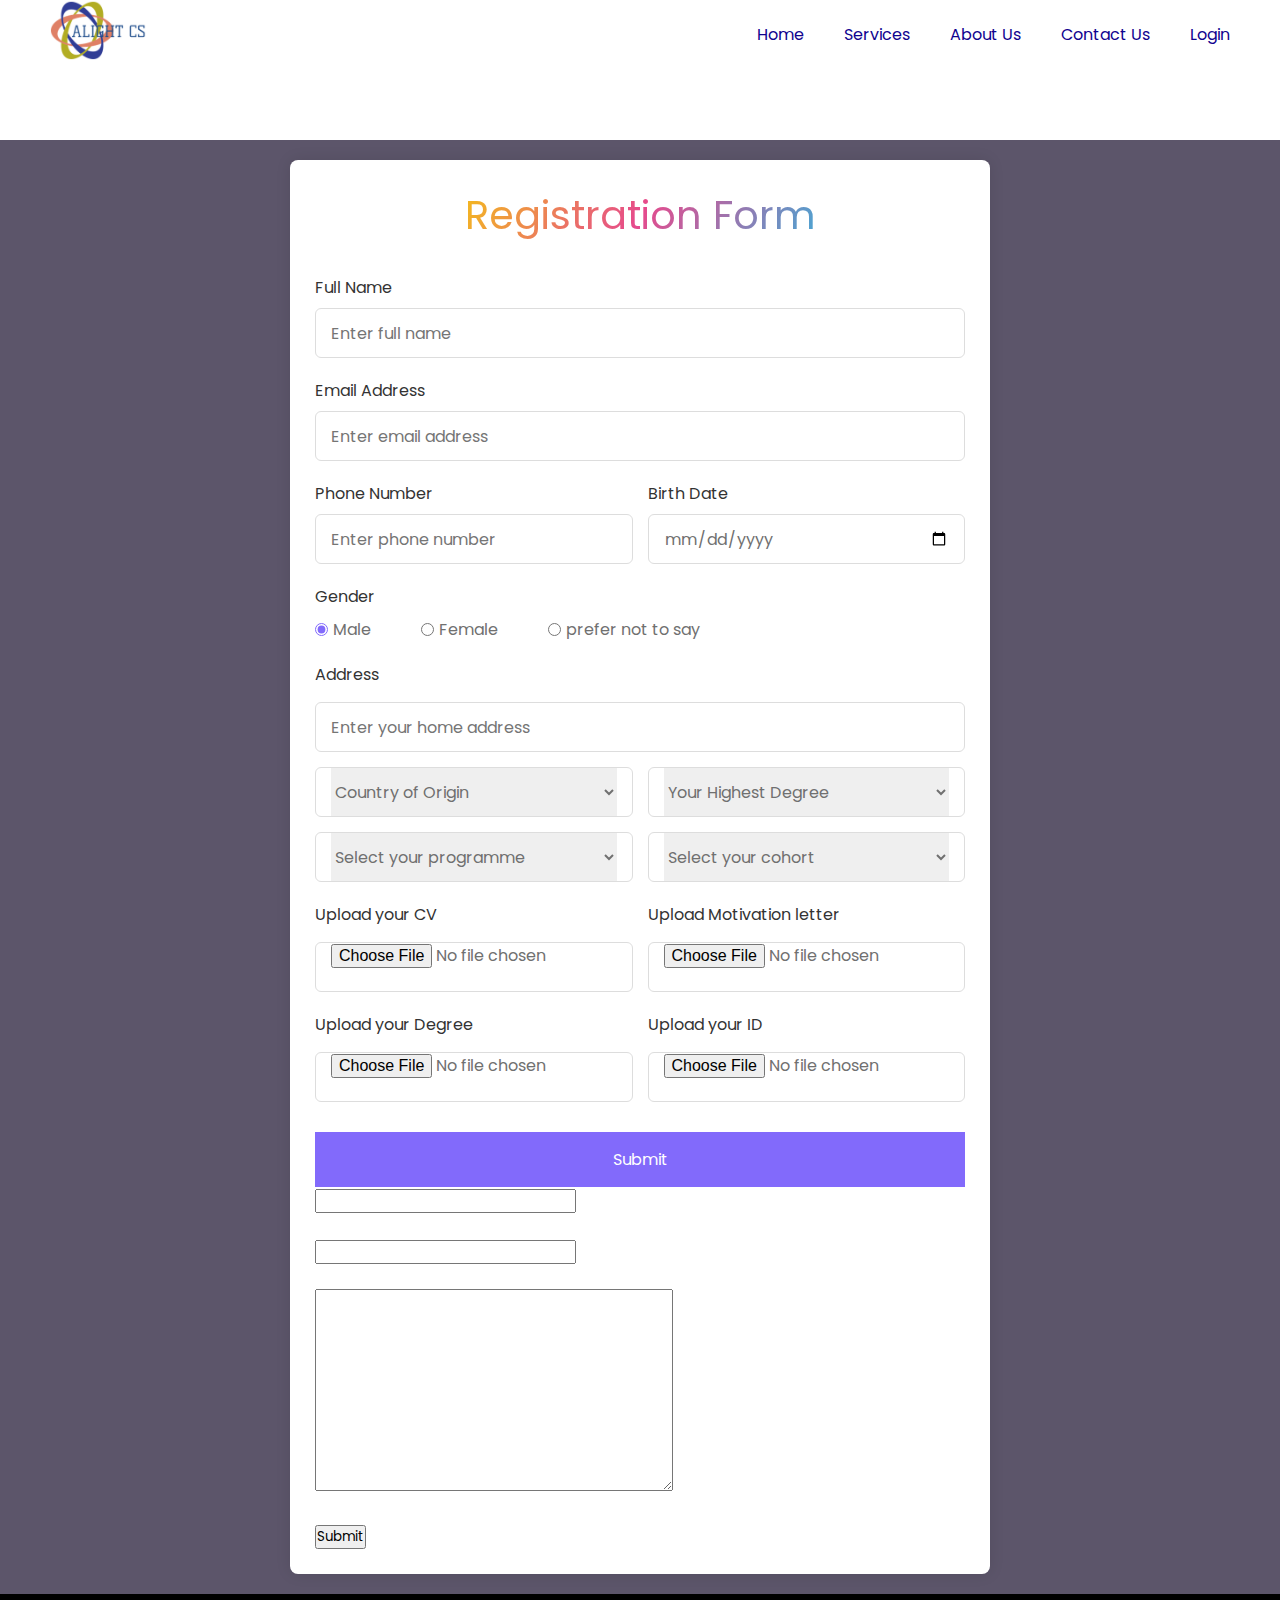
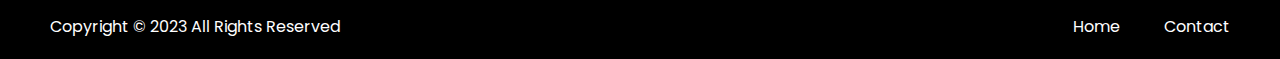
<file: public/pages/register.html>
<!DOCTYPE html>
<html lang="en">

<head>
    <meta charset="UTF-8">
    <meta name="viewport" content="width=device-width, initial-scale=1.0">
    <link rel="stylesheet" href="https://cdnjs.cloudflare.com/ajax/libs/font-awesome/6.4.0/css/all.min.css"
        integrity="sha512-iecdLmaskl7CVkqkXNQ/ZH/XLlvWZOJyj7Yy7tcenmpD1ypASozpmT/E0iPtmFIB46ZmdtAc9eNBvH0H/ZpiBw=="
        crossorigin="anonymous" referrerpolicy="no-referrer" />
    <link rel="stylesheet" href="../css/register.css">
    <title>Application Form</title>
</head>

<body>
    <header>
        <nav class="navbar">
            <h2 class="logo"><img src="../images/logo.png" alt=""></h2>
            <input type="checkbox" id="menu-toggler">
            <label for="menu-toggler" id="hamburger-btn">
                <svg xmlns="http://www.w3.org/2000/svg" viewBox="0 0 24 24" fill="white" width="24px" height="24px">
                    <path d="M0 0h24v24H0z" fill="none" />
                    <path d="M3 18h18v-2H3v2zm0-5h18V11H3v2zm0-7v2h18V6H3z" />
                </svg>
            </label>
            <ul class="all-links">
                <li><a href="../index.html">Home</a></li>
                <li><a href="#services">Services</a></li>
                <li><a href="#">About Us</a></li>
                <li><a href="#contact">Contact Us</a></li>
                <li><a href="../resources/login.html">Login</a></li>
            </ul>
        </nav>
    </header>

    <div class="main-container">
        <section class="container">
            <div class="head-title">Registration Form</div>
            <form class="form"> <!--  name="submit-to-google-sheet" -->
                <div class="input-box">
                    <label>Full Name</label>
                    <input type="text" name="Fullname" placeholder="Enter full name" required />
                </div>

                <div class="input-box">
                    <label>Email Address</label>
                    <input type="text" name="Email" placeholder="Enter email address" required />
                </div>

                <div class="column">
                    <div class="input-box">
                        <label>Phone Number</label>
                        <input type="number" name="PhoneNumber" placeholder="Enter phone number" required />
                    </div>
                    <div class="input-box">
                        <label>Birth Date</label>
                        <input type="date" name="BirthDate" placeholder="Enter birth date" required />
                    </div>
                </div>
                <div class="gender-box">
                    <h3>Gender</h3>
                    <div class="gender-option">
                        <div class="gender">
                            <input type="radio" id="check-male" name="Gender" value="male" checked />
                            <label for="check-male">Male</label>
                        </div>
                        <div class="gender">
                            <input type="radio" id="check-female" name="Gender" value="female" />
                            <label for="check-female">Female</label>
                        </div>
                        <div class="gender">
                            <input type="radio" id="check-other" name="Gender" value="not to say" />
                            <label for="check-other">prefer not to say</label>
                        </div>
                    </div>
                </div>
                <div class="input-box address">
                    <label>Address</label>
                    <input type="text" name="Address" placeholder="Enter your home address" required />
                    <div class="column">
                        <div class="select-box">
                            <select name="Origin Country">
                                <option hidden>Country of Origin</option>
                                <option value="Burundi">Burundi</option>
                                <option value="DRC">DR Congo</option>
                                <option value="Erithrea">Erithrea</option>
                                <option value="Sudan">Sudan</option>
                            </select>
                        </div>
                        <div class="select-box">
                            <select name="Highest Degree">
                                <option hidden>Your Highest Degree</option>
                                <option value="Bachelors">Bachelor's Degree </option>
                                <option value="Diploma">Diploma</option>
                                <option value="A2 Certificate">Certificate A2</option>
                                <option value="Tronc Commun">Tronc Commun</option>
                            </select>
                        </div>
                    </div>
                    <div class="column">
                        <div class="select-box">
                            <select name="Program">
                                <option hidden>Select your programme</option>
                                <option value="Front-End">Frontend Developer</option>
                                <option value="Back-End">Backend Developer</option>
                                <option value="FullStack">Fullstack Developer</option>
                            </select>
                        </div>
                        <div class="select-box">
                            <select name="Cohort">
                                <option hidden> Select your cohort</option>
                                <option value="November 2023">November 2023</option>
                                <option value="April 2023">April 2023</option>
                            </select>
                        </div>
                    </div>
                    <div class="column">
                        <div class="input-box">
                            <label>Upload your CV</label>
                            <input type="file" placeholder="Upload your CV" required />
                        </div>
                        <div class="input-box">
                            <label>Upload Motivation letter</label>
                            <input type="file" placeholder="Motivation letter" required />
                        </div>
                    </div>
                    <div class="column">
                        <div class="input-box">
                            <label>Upload your Degree</label>
                            <input type="file" placeholder="Upload your Degree" required />
                        </div>
                        <div class="input-box">
                            <label>Upload your ID</label>
                            <input type="file" placeholder="Upload your ID" required />
                        </div>
                    </div>
                </div>
                <button type="submit" id="submit">Submit</button>
            </form>

            <h1 id="msg"></h1>
            <form id="form">
                <input type="text" name="Fullname" id=""><br><br>
                <input type="text" name="Email" id=""><br><br>
                <textarea name="Message" id="" cols="30" rows="10"></textarea><br><br>
                <input type="submit" id="submit">
            </form>

        </section>
    </div>
    <footer>
        <div>
            <span>Copyright © 2023 All Rights Reserved</span>
            <span class="link">
                <a href="#">Home</a>
                <a href="#contact">Contact</a>
            </span>
        </div>
    </footer>

    <!-- <script>
        const scriptURL = 'https://script.google.com/macros/s/AKfycbzO1HdlOKY-7S950aB_25s83khhoOVqDdTtlWXJB0xyG8FocM1XibFgKZIAiPqCU0Y/exec'
        const form = document.forms['submit-to-google-sheet']

        form.addEventListener('submit', e => {
            e.preventDefault()
            fetch(scriptURL, { method: 'POST', body: new FormData(form) })
                .then(response => console.log('Success!', response))
                .catch(error => console.error('Error!', error.message))
        })
    </script> -->
    <script src="../script/index.js"></script>
</body>

</html>
</file>
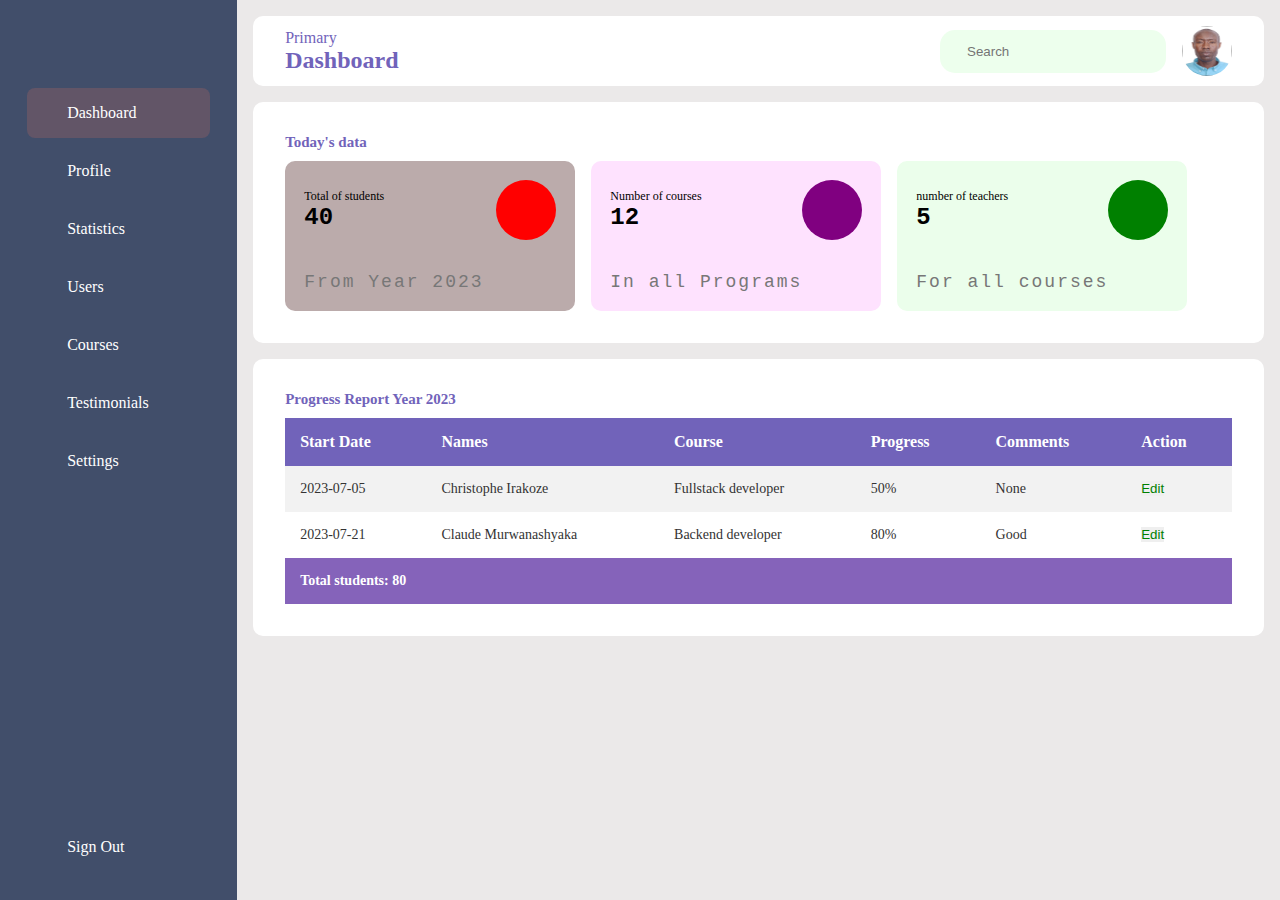
<file: public/resources/dashboard.html>
<!DOCTYPE html>
<html lang="en">

<head>
    <meta charset="UTF-8">
    <meta name="viewport" content="width=device-width, initial-scale=1.0">
    <link rel="stylesheet" href="https://cdnjs.cloudflare.com/ajax/libs/font-awesome/6.4.0/css/all.min.css"
        integrity="sha512-iecdLmaskl7CVkqkXNQ/ZH/XLlvWZOJyj7Yy7tcenmpD1ypASozpmT/E0iPtmFIB46ZmdtAc9eNBvH0H/ZpiBw=="
        crossorigin="anonymous" referrerpolicy="no-referrer" />
        <link rel="stylesheet" href="../css/dashboard.css">
    <title>Admin Dashboard</title>
</head>

<body>
    <div class="sidebar">
        <div class="logo"></div>
        <ul class="menu">
            <li class="active"><a href="#" ><i class="fa-solid fa-gauge-simple-high"></i><span>Dashboard</span> </a></li>
            <li><a href="#"><i class="fa-solid fa-pen-to-square"></i><span>Profile</span> </a></li>
            <li><a href="#"><i class="fas fa-chart-bar"></i><span>Statistics</span> </a></li>
            <li><a href="#"><i class="fa-solid fa-user"></i><span>Users</span> </a></li>
            <li><a href="#"><i class="fa-solid fa-chalkboard"></i><span>Courses</span> </a></li>
            <li><a href="#"><i class="fas fa-star"></i><span>Testimonials</span> </a></li>
            <li><a href="#"><i class="fas fa-cog"></i><span>Settings</span> </a></li>
            <li class="logout"><a href="#" onclick="logout()"><i class="fas fa-sign-out-alt"></i><span>Sign Out</span> </a></li>
        </ul>
    </div>
    
    <div class="main-content">
        <div class="header-wrapper">
            <div class="header-title">
                <span>Primary</span>
                <h2>Dashboard</h2>
            </div>
            <div class="user-info">
                <div class="search-box">
                    <i class="fa-solid fa-search"></i>
                    <input type="text" name="" id="" placeholder="Search">
                </div>
                <img src="../images/Desire_Picture.jpg" alt="Profile">
            </div>
        </div>
        <div class="card-container">
            <h3 class="main-title"> Today's data</h3>
            <div class="card-wrapper">
                <div class="all-students-card">
                    <div class="card-header">
                        <div class="amount">
                            <span class="title">Total of students</span>
                            <span class="number-student">40</span>
                        </div>
                        <i class="fa-solid fa-people-group icon"></i>
                    </div>
                    <span class="card-detail"> From Year 2023</span>
                </div>

                <div class="all-students-card light-purple">
                    <div class="card-header">
                        <div class="amount">
                            <span class="title">Number of courses</span>
                            <span class="number-student">12</span>
                        </div>
                        <i class="fa-solid fa-book-open icon dark-purple"></i>
                    </div>
                    <span class="card-detail"> In all Programs</span>
                </div>

                <div class="all-students-card light-green">
                    <div class="card-header">
                        <div class="amount">
                            <span class="title">number of teachers</span>
                            <span class="number-student">5</span>
                        </div>
                        <i class="fa-solid fa-chalkboard-user icon dark-green"></i>
                    </div>
                    <span class="card-detail"> For all courses</span>
                </div>
            </div>
        </div>
        <div class="tabular-wrapper">
            <h3 class="main-title">Progress Report Year 2023</h3>
            <div class="table-container">
                <table>
                    <thead>
                        <tr>
                            <th>Start Date</th>
                            <th>Names</th>
                            <th>Course</th>
                            <th>Progress</th>
                            <th>Comments</th>
                            <th>Action</th>
                        </tr>
                    </thead>
                    <tbody>
                        <tr>
                            <td>2023-07-05</td>
                            <td>Christophe Irakoze</td>
                            <td>Fullstack developer</td>
                            <td>50%</td>
                            <td>None</td>
                            <td><button>Edit</button></td>
                        </tr>
                        <tr>
                            <td>2023-07-21</td>
                            <td>Claude Murwanashyaka</td>
                            <td>Backend developer</td>
                            <td>80%</td>
                            <td>Good</td>
                            <td><button>Edit</button></td>
                        </tr>
                    </tbody>
                    <tfoot>
                        <tr>
                            <td colspan="6">Total students: 80</td>
                        </tr>
                    </tfoot>
                </table>
            </div>
        </div>
    </div>
    <script src="../script/index.js"></script>
    
</body>

</html>
</file>
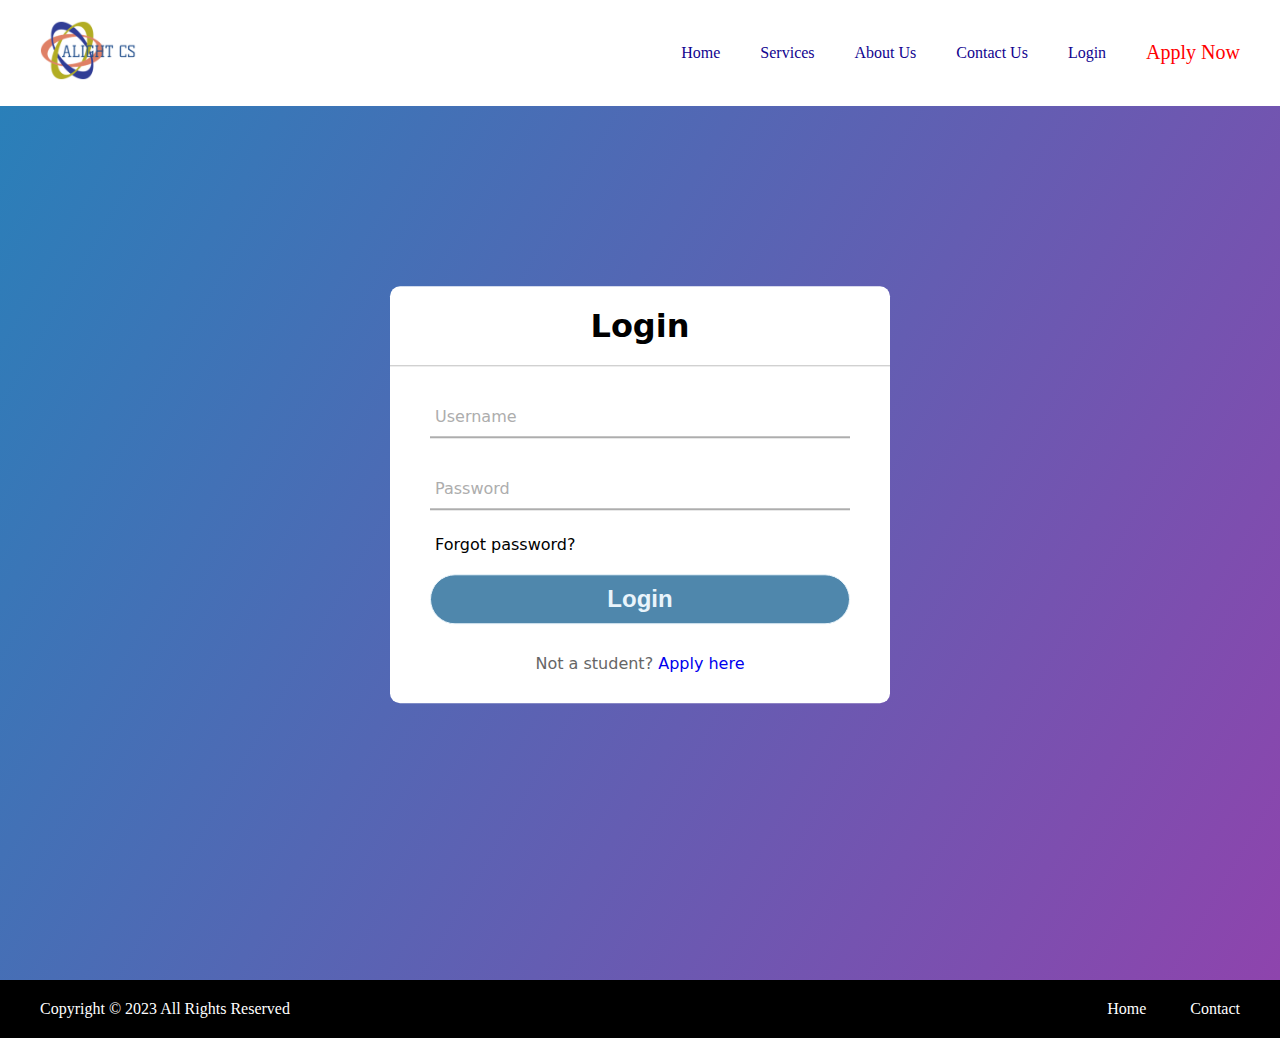
<file: public/resources/login.html>
<!DOCTYPE html>
<html lang="en">
<head>
    <meta charset="UTF-8">
    <meta name="viewport" content="width=device-width, initial-scale=1.0">
    <script src="../script/index.js"></script>
    <link rel="stylesheet" href="../css/login.css">
    <title>Login|Page</title>
</head>
<body>

    <header>
        <nav class="navbar">
            <h2 class="logo"><img src="../images/logo.png" alt=""></h2>
            <input type="checkbox" id="menu-toggler">
            <label for="menu-toggler" id="hamburger-btn">
                <svg xmlns="http://www.w3.org/2000/svg" viewBox="0 0 24 24" fill="white" width="24px" height="24px">
                    <path d="M0 0h24v24H0z" fill="none" />
                    <path d="M3 18h18v-2H3v2zm0-5h18V11H3v2zm0-7v2h18V6H3z" />
                </svg>
            </label>
            <ul class="all-links">
                <li><a href="../index.html">Home</a></li>
                <li><a href="#">Services</a></li>
                <li><a href="#">About Us</a></li>
                <li><a href="#">Contact Us</a></li>
                <li><a href="#">Login</a></li>
                <li><a href="../pages/register.html" style="color: red; font-size: 20px;">Apply Now</a></li>
            </ul>
        </nav>
    </header>

    <div class="main">
        <div class="center">
            <h1>Login</h1>
            <div class="form" action="./dashboard.html" method="post">
                <div class="txt-field">
                    <input type="text" name="" id="user" required>
                    <span></span>
                    <label for="">Username</label>
                </div>
                <div class="txt-field">
                    <input type="password" name="" id="pass" required>
                    <span></span>
                    <label for="">Password</label>
                </div>
                <div class="pass">Forgot password?</div>
                <input type="submit" value="Login" onclick="login()">
                <div class="signup-link">
                    Not a student? <a href="../pages/register.html">Apply here</a>
                </div>
            </div>
        </div>
    </div>
    
    <footer>
        <div>
            <span>Copyright © 2023 All Rights Reserved</span>
            <span class="link">
                <a href="#">Home</a>
                <a href="#contact">Contact</a>
            </span>
        </div>
    </footer>
</body>
</html>
</file>
<file: public/css/register.css>
/* Imports */
@import url("https://fonts.googleapis.com/css2?family=Poppins:wght@200;300;400;500;600;700&display=swap");
/*  */

* {
  margin: 0;
  padding: 0;
  box-sizing: border-box;
  font-family: "Poppins", sans-serif;
}

.head-title {
  text-align: center;
  font-size: 40px;
  background: linear-gradient(120deg,
      #f4c117 20.69%,
      #e64a8d 50.19%,
      #3eacd8 79.69%);
  background-clip: text;
  -webkit-text-fill-color: transparent;
}

img {
  height: 60px;
}

header {
  position: fixed;
  top: 0;
  left: 0;
  z-index: 5;
  width: 100%;
  display: flex;
  justify-content: center;
  background: #fff;
  /*#333;*/
}

.navbar {
  display: flex;
  padding: 0 10px;
  max-width: 1200px;
  width: 100%;
  align-items: center;
  justify-content: space-between;
}

.navbar input#menu-toggler {
  display: none;
}

.navbar #hamburger-btn {
  cursor: pointer;
  display: none;
}

.navbar .all-links {
  display: flex;
  align-items: center;
}

.navbar .all-links li {
  position: relative;
  list-style: none;
}

.navbar .logo a {
  display: flex;
  align-items: center;
  margin-left: 0;
}

header a,
footer a {
  margin-left: 40px;
  text-decoration: none;
  color: rgb(17, 3, 143);
  height: 100%;
  padding: 20px 0;
  display: inline-block;
}

header a:hover,
footer a:hover {
  color: #5c556a;
  scale: 1.5;
}

.main-container {
  margin-top: 140px;
  min-height: 100vh;
  display: flex;
  align-items: center;
  justify-content: center;
  padding: 20px;
  background-color: #5c556a;
}

.container {
  position: relative;
  max-width: 700px;
  width: 100%;
  background: #fff;
  padding: 25px;
  border-radius: 8px;
  box-shadow: 0 0 15px rgba(0, 0, 0, 0.1);
}

.container header {
  font-size: 1.5rem;
  color: #333;
  font-weight: 500;
  text-align: center;
}

.container .form {
  margin-top: 30px;
}

.form .input-box {
  width: 100%;
  margin-top: 20px;
}

.input-box label {
  color: #333;
}

.form :where(.input-box input, .select-box) {
  position: relative;
  height: 50px;
  width: 100%;
  outline: none;
  font-size: 1rem;
  color: #707070;
  margin-top: 8px;
  border: 1px solid #ddd;
  border-radius: 6px;
  padding: 0 15px;
}

.input-box input:focus {
  box-shadow: 0 1px 0 rgba(0, 0, 0, 0.1);
}

.form .column {
  display: flex;
  column-gap: 15px;
}

.form .gender-box {
  margin-top: 20px;
}

.gender-box h3 {
  color: #333;
  font-size: 1rem;
  font-weight: 400;
  margin-bottom: 8px;
}

.form :where(.gender-option, .gender) {
  display: flex;
  align-items: center;
  column-gap: 50px;
  flex-wrap: wrap;
}

.form .gender {
  column-gap: 5px;
}

.gender input {
  accent-color: rgb(130, 106, 251);
}

.form :where(.gender input, .gender label) {
  cursor: pointer;
}

.gender label {
  color: #707070;
}

.address :where(input, .select-box) {
  margin-top: 15px;
}

.select-box select {
  height: 100%;
  width: 100%;
  outline: none;
  border: none;
  color: #707070;
  font-size: 1rem;
}

.form button {
  height: 55px;
  width: 100%;
  color: #fff;
  font-size: 1rem;
  font-weight: 400;
  margin-top: 30px;
  border: none;
  cursor: pointer;
  transition: all 0.2s ease;
  background: rgb(130, 106, 251);
}

.form button:hover {
  background: rgb(88, 56, 250);
}


footer {
  width: 100%;
  display: flex;
  justify-content: center;
  background: #000;
  padding: 20px 0;
}

footer div {
  padding: 0 10px;
  max-width: 1200px;
  width: 100%;
  display: flex;
  justify-content: space-between;
}

footer span {
  color: #fff;
}

footer a {
  padding: 0;
  color: #fff;
}

/* Responsive */
@media screen and (max-width: 500px) {
  .form .column {
    flex-wrap: wrap;
  }

  .form :where(.gender-option, .gender) {
    row-gap: 15px;
  }
}
</file>
<file: public/css/dashboard.css>
* {
  margin: 0;
  padding: 0;
  border: none;
  outline: none;
  box-sizing: border-box;
  /*font-family:'Segoe UI', Tahoma, Geneva, Verdana, sans-serif;*/
}

body {
  display: flex;
}

.sidebar {
  position: sticky;
  top: 0;
  left: 0;
  bottom: 0;
  width: 110px;
  padding: 0 1.7rem;
  color: rgba(255, 255, 255, 0.518);
  height: 100vh;
  overflow: hidden;
  transition: all 0, 5s linear;
  background-color: rgb(65, 78, 106);
}

.sidebar:hover {
  width: 280px;
  transition: 0.5s;
}

.logo {
  height: 80px;
  padding: 16px;
}

.menu {
  height: 88%;
  position: relative;
  list-style: none;
  padding: 0;
}

.menu li {
  padding: 1rem;
  margin: 8px 0;
  border-radius: 8px;
  transition: all 0.5s ease-in-out;
}

.menu li:hover,
.active {
  background-color: rgba(163, 99, 99, 0.345);
}

.menu a {
  color: white;
  font-size: 16px;
  text-decoration: none;
  display: flex;
  align-items: center;
  gap: 1.5rem;
}

.menu a span {
  overflow: hidden;
}

.menu a i {
  font-size: 1.2rem;
}

.logout {
  position: absolute;
  bottom: 0;
  left: 0;
  width: 100%;
}

/* ----------------- MAIN BODY ---------------------- */
.main-content {
  position: relative;
  background-color: #ebe9e9;
  width: 100%;
  padding: 1rem;
}

.header-wrapper img {
  width: 50px;
  height: 50px;
  cursor: pointer;
  border-radius: 50%;
}

.header-wrapper {
  display: flex;
  justify-content: space-between;
  align-items: center;
  flex-wrap: wrap;
  background-color: #fff;
  border-radius: 10px;
  padding: 10px 2rem;
  margin-bottom: 1rem;
}

.header-title {
  color: rgba(113, 99, 186, 255);
}

.user-info {
  display: flex;
  align-items: center;
  gap: 1rem;
}

.search-box {
  background-color: rgb(237, 257, 237);
  border-radius: 15px;
  color: rgba(113, 99, 186, 255);
  display: flex;
  align-items: center;
  gap: 5px;
  padding: 4px 12px;
}

.search-box input {
  background-color: transparent;
  padding: 10px;
}

.search-box i {
  font-size: 1.2rem;
  cursor: pointer;
  transition: all 0.5s ease-out;
}

.search-box i:hover {
  transform: scale(1.2);
}

/* ------------------- Cards Container ----------------------- */

.card-container {
  background-color: #fff;
  padding: 2rem;
  border-radius: 10px;
}

.card-wrapper {
  display: flex;
  flex-wrap: wrap;
  gap: 1rem;
}

.main-title {
  color: rgba(113, 99, 186, 255);
  padding-bottom: 10px;
  font-size: 15px;
}

.all-students-card {
  background-color: #bbabab; /*rgb(299, 223, 223);*/
  border-radius: 10px;
  padding: 1.2rem;
  width: 290px;
  height: 150px;
  display: flex;
  flex-direction: column;
  justify-content: space-between;
  transition: all 0.5s ease-in-out;
}

.all-students-card:hover {
  transform: translateY(-5px);
}

.card-header {
  display: flex;
  justify-content: space-between;
  align-items: center;
  margin-bottom: 20px;
}

.amount {
  display: flex;
  flex-direction: column;
}

.title {
  font-size: 12px;
  font-weight: 200;
}

.number-student {
  font-size: 24px;
  font-family: "Courier New", Courier, monospace;
  font-weight: 600;
}

.icon {
  color: #fff;
  padding: 1rem;
  height: 60px;
  width: 60px;
  text-align: center;
  border-radius: 50%;
  background-color: red;
  font-size: 1.5rem;
}

.card-detail{
  font-size: 18px;
  color: #777777;
  letter-spacing: 2px;
  font-family: 'Courier New', Courier, monospace;
}

/* --------- CSS Colors ------------- */
.light-red{
  background-color: rgb(251, 233, 233);
}

.light-purple{
  background-color: rgb(254, 226, 254);
}

.light-green{
  background-color: rgb(235, 254, 235);
}

.light-blue{
  background-color: rgb(236, 236, 254);
}

.dark-red{
  background-color: red;
}

.dark-purple{
  background-color: purple;
}

.dark-green{
  background-color: green;
}

.dark-blue{
  background-color: blue;
}

/* ------------- Tabular section -------------------- */

.tabular-wrapper{
  background-color: #fff;
  margin-top: 1rem;
  border-radius: 10px;
  padding: 2rem;
}

.table-container{
  width: 100%;
}

table{
  width: 100%;
  border-collapse: collapse;
}

thead{
  background-color: rgba(113, 99, 186, 255);
  color: #fff;
}

th{
  padding: 15px;
  text-align: left;
}

tbody{
  background-color: #f2f2f2;
}

td{
  padding: 15px;
  font-size: 14px;
  color: #333;
}

tr:nth-child(even){
  background-color: #fff;
}

tfoot{
  background-color: rgba(133, 99, 186, 255);
  font-weight: bold;
  color: #fff;
}

tfoot td{
  padding: 15px;
  color: #fff;
}

.table-container button{
  color: green;
  background-color: none;
  cursor: pointer;
}
</file>
<file: public/css/login.css>
.head-title{
    text-align: center;
    font-size: x-large;
}

img{
    height: 60px;
}

header {
  position: fixed;
  top: 0;
  left: 0;
  z-index: 5;
  width: 100%;
  display: flex;
  justify-content: center;
  background: #fff; /*#333;*/
}

.navbar {
  display: flex;
  padding: 0 10px;
  max-width: 1200px;
  width: 100%;
  align-items: center;
  justify-content: space-between;
}

.navbar input#menu-toggler {
  display: none;
}

.navbar #hamburger-btn {
  cursor: pointer;
  display: none;
}

.navbar .all-links {
  display: flex;
  align-items: center;
}

.navbar .all-links li {
  position: relative;
  list-style: none;
}

.navbar .logo a {
  display: flex;
  align-items: center;
  margin-left: 0;
}

header a,
footer a {
  margin-left: 40px;
  text-decoration: none;
  color: rgb(17, 3, 143);
  height: 100%;
  padding: 20px 0;
  display: inline-block;
}

header a:hover,
footer a:hover {
  color: #5c556a;
  scale: 1.5;
}

body{
    margin: 0;
}

.main{
    margin: 80px 0;
    padding: 0;
    font-family: system-ui, -apple-system, BlinkMacSystemFont, 'Segoe UI', Roboto, Oxygen, Ubuntu, Cantarell, 'Open Sans', 'Helvetica Neue', sans-serif;
    background: linear-gradient(120deg, #2980b9, #8e44ad);
    height: 100vh;
    color: black;
}

.center{
    position: absolute;
    top: 55%;
    left: 50%;
    transform: translate(-50%, -50%);
    width: 500px;
    background: white;
    border-radius: 10px;
}

.center h1{
    text-align: center;
    padding: 0 0 20px 0;
    border-bottom: 1px solid silver;
}

.center .form{
    padding: 0 40px;
    box-sizing: border-box;
}

.form .txt-field{
    position: relative;
    border-bottom: 2px solid #adadad;
    margin: 30px 0;
}

.txt-field input{
    width: 100%;
    padding: 0 5px;
    height: 40px;
    font-size: 16px;
    border: none;
    background: none;
    outline: none;
}

.txt-field label{
    position: absolute;
    top: 50%;
    left: 5px;
    color: #adadad;
    transform: translateY(-50%);
    font-size: 16px;
    pointer-events: none;
    transition: .5s;
}

.txt-field span::before{
    content: '';
    position: absolute;
    top: 40px;
    left: 0;
    width: 0%;
    height: 2px;
    background: #2691d9;
    transition: .5s;
}

.txt-field input:focus ~ label,
.txt-field input:valid ~ label{
    color: #2691d9;
    top: -50%;
}

.txt-field input:focus ~ span,
.txt-field input:valid ~ span{
    width: 100%;
}

.pass{
    margin: -5px 0 20px 5px;
    color: a6a6a6;
    cursor: pointer;
}

.pass:hover{
    text-decoration: underline;
}

input[type="submit"]{
    width: 100%;
    height: 50px;
    border: 1px solid;
    border-radius: 25px;
    background: #4f87ac;
    font-size: 24px;
    color: #e9f4fb;
    font-weight: bold;
    cursor: pointer;
    outline: none;
}

input[type="submit"]:hover{
    border-color: #2691d9;
    transition: .5s;
}

.signup-link{
    margin: 30px 0;
    text-align: center;
    font-size: 16px;
    color: #666666;
}

.signup-link a{
    text-decoration: none;
}

.signup-link a:hover{
    text-decoration: underline;
}


footer {
  width: 100%;
  display: flex;
  justify-content: center;
  background: #000;
  padding: 20px 0;
  margin-top: -80px;
}

footer div {
  padding: 0 10px;
  max-width: 1200px;
  width: 100%;
  display: flex;
  justify-content: space-between;
}

footer span {
  color: #fff;
}

footer a {
  padding: 0;
  color: #fff;
}
</file>
